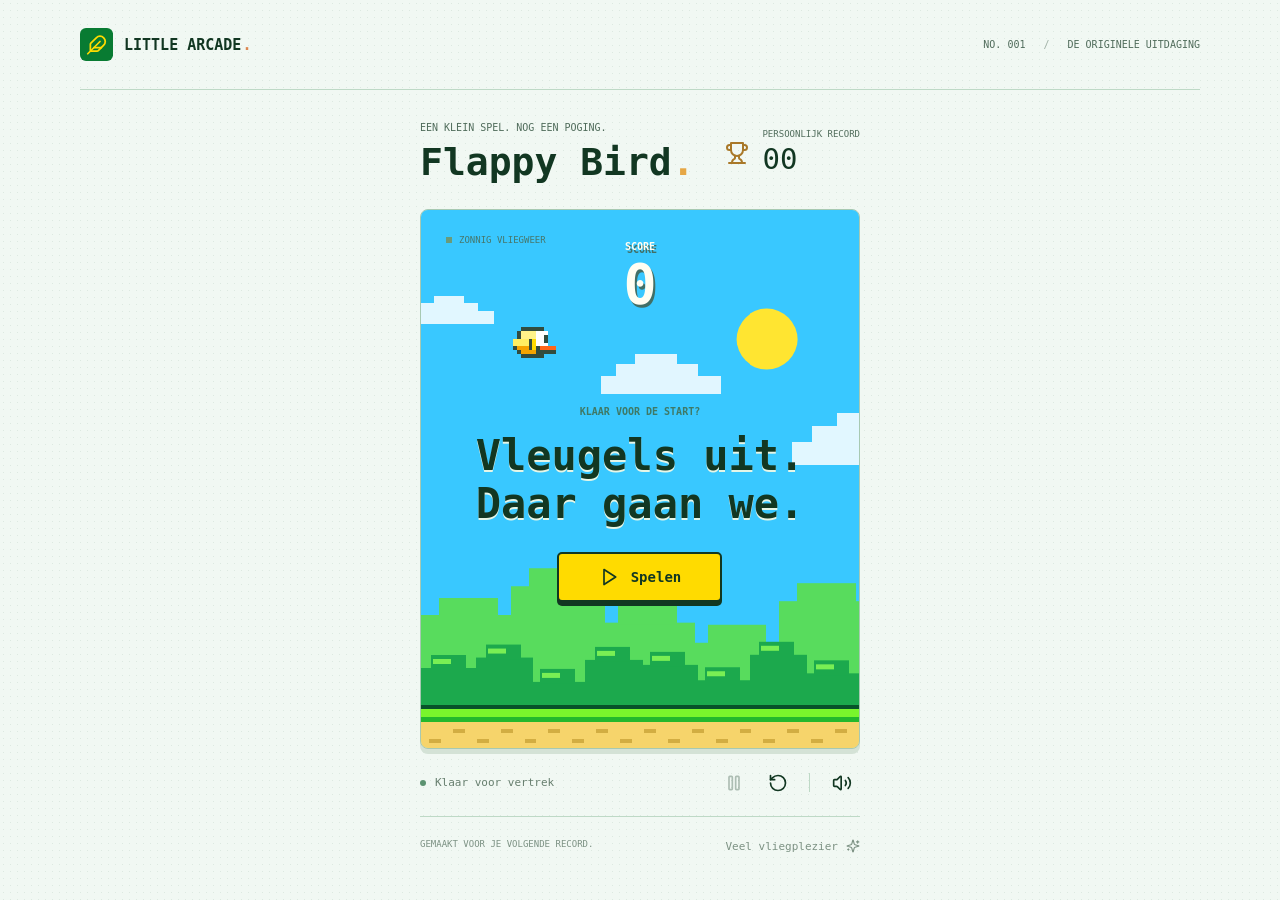
<file: index.html>
<!doctype html>
<html lang="nl">
<head>
  <meta charset="UTF-8">
  <meta name="viewport" content="width=device-width, initial-scale=1">
  <meta name="theme-color" content="#eaf5ef">
  <title>Flappy Bird - Nog eentje.</title>
  <link rel="icon" href="data:image/svg+xml,%3Csvg xmlns='http://www.w3.org/2000/svg' viewBox='0 0 40 40'%3E%3Crect x='5' y='9' width='28' height='24' rx='9' fill='%23ffc94a'/%3E%3Crect x='25' y='13' width='5' height='6' fill='%23223932'/%3E%3Cpath d='M29 22h11v6H29' fill='%23ef7654'/%3E%3C/svg%3E">
  <link rel="stylesheet" href="style.css">
  <script defer src="phaser.min.js"></script>
  <script defer src="lucide.min.js"></script>
  <script defer src="game.js"></script>
</head>
<body>
  <main class="shell">
    <header class="masthead">
      <a class="brand" href="./index.html" aria-label="Flappy Bird startpagina"><span class="brand-mark"><i data-lucide="feather"></i></span> LITTLE ARCADE<span class="brand-dot">.</span></a>
      <span class="edition">NO. 001 <span>/</span> DE ORIGINELE UITDAGING</span>
    </header>
    <section class="game-heading" aria-labelledby="title">
      <div><div class="eyebrow">EEN KLEIN SPEL. NOG EEN POGING.</div><h1 id="title">Flappy Bird<span>.</span></h1></div>
      <div class="record"><i data-lucide="trophy"></i><div><span>PERSOONLIJK RECORD</span><strong id="best">00</strong></div></div>
    </section>
    <section class="game-frame" aria-label="Flappy Bird spel">
      <div id="stage" tabindex="0" aria-label="Speelveld. Gebruik spatie, pijltje omhoog of tik om te vliegen."></div>
      <div class="game-hud" aria-hidden="true"><span>SCORE</span><strong id="score">0</strong></div>
      <div class="scene-label"><span></span> ZONNIG VLIEGWEER</div>
      <div id="overlay" class="overlay">
        <div class="overlay-content">
          <div id="overlay-tag" class="overlay-tag">KLAAR VOOR DE START?</div>
          <h2 id="overlay-title">Vleugels uit.<br>Daar gaan we.</h2>
          <div id="result" class="result" hidden><span>Score <strong id="final-score">0</strong></span><span>Best <strong id="final-best">0</strong></span></div>
          <ul id="medals" class="medals" aria-label="Hoogste medaille van deze ronde" hidden></ul>
          <button id="start" class="primary"><i data-lucide="play"></i><span>Spelen</span></button>
        </div>
      </div>
      <div id="load-error" class="load-error" hidden>Het spel kon niet worden geladen. Controleer of phaser.min.js naast index.html staat en vernieuw de pagina.</div>
    </section>
    <footer class="game-toolbar">
      <div class="session-label"><span class="status-dot"></span><span id="status">Klaar voor vertrek</span></div>
      <div class="tools">
        <button id="pause" class="icon-button" title="Pauzeren (P)" aria-label="Pauzeren" disabled><i data-lucide="pause"></i></button>
        <button id="restart" class="icon-button" title="Opnieuw spelen" aria-label="Opnieuw spelen"><i data-lucide="rotate-ccw"></i></button>
        <span class="tool-divider"></span>
        <button id="sound" class="icon-button" title="Geluid uitschakelen" aria-label="Geluid uitschakelen" aria-pressed="true"><i data-lucide="volume-2"></i></button>
      </div>
    </footer>
    <div class="bottom-line"><span>GEMAAKT VOOR JE VOLGENDE RECORD.</span><span>Veel vliegplezier <i data-lucide="sparkles"></i></span></div>
    <p id="announcement" class="sr-only" role="status" aria-live="polite"></p>
  </main>
</body>
</html>
</file>
<file: style.css>
@font-face{font-family:Arcade;src:local("Consolas"),local("Courier New");font-display:swap}
:root{--ink:#123722;--muted:#506c5b;--paper:#f1f8f3;--green:#087b32;--yellow:#ffdb00;--line:#bed9c6;--page-height:100vh;--chrome:354px}
@supports(height:1svh){:root{--page-height:100svh}}
*{box-sizing:border-box}body{margin:0;color:var(--ink);background:var(--paper);background-image:radial-gradient(#b4cebd55 .7px,transparent .7px);background-size:7px 7px;font-family:Arcade,monospace;letter-spacing:0}button,a{-webkit-tap-highlight-color:transparent}button{font:inherit;cursor:pointer}button:disabled{opacity:.3;cursor:default}button:focus-visible,a:focus-visible,#stage:focus-visible{outline:3px solid #e18b32;outline-offset:5px}button svg{width:20px;height:20px;flex-shrink:0}.shell{max-width:1192px;margin:auto;padding:0 36px}.masthead{height:90px;display:flex;align-items:center;justify-content:space-between;border-bottom:1px solid var(--line)}.brand{display:flex;align-items:center;color:var(--ink);font-size:15px;font-weight:bold;text-decoration:none;gap:11px}.brand-mark{display:grid;place-items:center;background:var(--green);color:var(--yellow);width:33px;height:33px;border-radius:6px}.brand-mark svg{width:21px}.brand-dot{color:#dc8751;margin-left:-10px}.edition{font-size:10px;color:var(--muted)}.edition span{padding:0 12px;color:#a1b1a6}.game-heading{display:flex;justify-content:space-between;align-items:center;padding:32px 0 26px}.eyebrow{font-size:10px;color:var(--muted);margin-bottom:9px}h1{font-size:44px;line-height:1.08;letter-spacing:0;margin:0;font-weight:900}h1>span{color:#e6a745}.record{display:flex;gap:13px;align-items:center}.record>svg{color:#a97829;width:24px;height:24px}.record span{display:block;font-size:9px;color:var(--muted)}.record strong{display:block;font-size:29px;margin-top:3px;font-weight:normal}.game-frame{position:relative;overflow:hidden;border:1px solid #a7c9b2;border-radius:8px;background:#bce4dc;box-shadow:0 5px 0 #d4e2d6;isolation:isolate}#stage{height:100%;width:100%;touch-action:none}#stage canvas{display:block}.game-hud{position:absolute;top:25px;left:50%;transform:translateX(-50%);text-align:center;pointer-events:none;z-index:2;color:#fffef2;text-shadow:2px 3px 0 #426f66}.game-hud span{font-size:10px;font-weight:bold}.game-hud strong{display:block;font-size:55px;line-height:1.1;font-weight:bold}.scene-label{position:absolute;top:25px;left:25px;display:flex;align-items:center;gap:7px;font-size:9px;color:#47766a;pointer-events:none}.scene-label>span{width:6px;height:6px;background:#6a9b7a}.overlay{position:absolute;inset:0;display:flex;justify-content:center;align-items:center;z-index:3;pointer-events:none}.overlay[hidden]{display:none}.overlay-content{text-align:center;transform:translateY(-5px);max-width:90%}.overlay-tag{font-size:10px;color:#3f7966;margin-bottom:15px;font-weight:bold}h2{font-size:42px;line-height:1.15;margin:0 0 24px;font-weight:900;text-shadow:0 2px #e6f6e7}.primary{pointer-events:auto;display:inline-flex;justify-content:center;align-items:center;gap:12px;min-height:50px;min-width:165px;background:var(--yellow);color:var(--ink);font-weight:bold;font-size:14px;border:2px solid var(--ink);border-radius:5px;box-shadow:0 4px 0 var(--ink);padding:12px 22px;transition:background .15s,transform .15s}.primary:hover{background:#ffe18a;transform:translateY(-1px)}.primary:active{transform:translateY(3px);box-shadow:0 1px 0 var(--ink)}.result{display:flex;justify-content:center;gap:35px;margin:0 0 25px}.result[hidden]{display:none}.result span{font-size:10px;color:#47766a}.result strong{display:block;font-size:32px;color:var(--ink);margin-top:5px}.game-toolbar{min-height:68px;display:flex;justify-content:space-between;align-items:center;border-bottom:1px solid var(--line);gap:12px}.session-label{display:flex;align-items:center;gap:9px;font-size:11px;color:#667e6e}.status-dot{width:6px;height:6px;border-radius:50%;background:#5c9371}.tools{display:flex;align-items:center;gap:7px}.icon-button{width:37px;height:37px;display:grid;place-items:center;background:transparent;border:1px solid transparent;border-radius:5px;color:var(--ink)}.icon-button:hover:not(:disabled){background:#dce9df;border-color:#c0d3c5}.tool-divider{height:19px;width:1px;background:var(--line);margin:0 6px}.bottom-line{display:flex;justify-content:space-between;gap:15px;padding:22px 0 28px;color:#7c9183;font-size:9px}.bottom-line>span:last-child{display:flex;align-items:center;gap:8px;font-size:11px}.bottom-line svg{width:14px;height:14px}.sr-only{position:absolute;width:1px;height:1px;padding:0;margin:-1px;overflow:hidden;clip:rect(0,0,0,0);white-space:nowrap;border:0}.load-error{position:absolute;inset:30%;z-index:5;background:#fff;padding:20px;font-size:14px}.load-error[hidden]{display:none}body[data-state="over"] .overlay,body[data-state="paused"] .overlay{background:#ddf0dfbf;backdrop-filter:blur(3px)}
body[data-state="ready"] .overlay-content{transform:translateY(25px)}
.medals{padding:0;margin:0 auto 22px;list-style:none}
.medals[hidden]{display:none}
.medals li{display:flex;flex-direction:column;align-items:center;gap:6px;font-size:12px;font-weight:bold}
.medals svg{width:38px;height:42px;flex-shrink:0}
.medals [data-level="Easy"] svg{color:#a56b36}
.medals [data-level="Medium"] svg{color:#587784}
.medals [data-level="Hard"] svg{color:#aa7b17}
.medals [data-level="Expert"] svg{color:#207563}
.medals [data-level="Master"] svg{color:#a83e62}
.game-heading,.game-frame,.game-toolbar,.bottom-line{width:min(100%,440px,max(220px,calc((var(--page-height) - var(--chrome)) * 22 / 27)));margin-left:auto;margin-right:auto}
@media(min-width:651px){.game-heading h1{font-size:38px}}
@media(min-width:1500px){.shell{padding-top:20px}.game-heading{padding-top:40px;padding-bottom:32px}}
@media(max-width:650px){.shell{padding:0 16px}.masthead{height:64px}.brand{font-size:12px;gap:8px}.edition{font-size:9px}.edition span{padding:0 3px}.edition{max-width:100px;text-align:right;line-height:1.6}.game-heading{padding:22px 0 20px}.eyebrow{font-size:8px}h1{font-size:32px}.record{gap:8px}.record span{max-width:78px;line-height:1.5;font-size:8px}.record strong{font-size:22px}.record>svg{width:20px}h2{font-size:32px}.scene-label{font-size:8px;top:20px;left:15px}.game-hud{top:18px}.game-toolbar{min-height:61px}.bottom-line{font-size:8px;padding-top:18px}.bottom-line>span:last-child{font-size:9px}.session-label{font-size:10px}}
@media(prefers-reduced-motion:reduce){.primary{transition:none}}
.game-frame{aspect-ratio:22 / 27}
#stage{position:absolute;inset:0}
@media(min-width:1500px){:root{--chrome:388px}}
@media(max-width:650px){:root{--chrome:284px}}
@media(max-height:820px){:root{--chrome:200px}.masthead,.bottom-line{display:none}.game-heading{padding:14px 0 12px}.game-toolbar{min-height:52px}}
@media(max-height:820px) and (max-width:650px){:root{--chrome:166px}}
@media(max-height:520px){:root{--chrome:56px}.game-heading,.session-label{display:none}.game-toolbar{justify-content:center}.game-toolbar{min-height:44px}h2{font-size:22px;margin-bottom:10px}.overlay-tag{margin-bottom:6px}.result{margin-bottom:8px}.result strong{font-size:22px;margin-top:2px}.medals{margin-bottom:8px}.medals svg{width:24px;height:26px}.primary{min-height:40px;padding:6px 16px}.game-hud{top:10px}.game-hud strong{font-size:36px}.scene-label{top:12px;left:12px}}
body{touch-action:manipulation}
.game-frame{-webkit-user-select:none;user-select:none;-webkit-touch-callout:none;-webkit-tap-highlight-color:transparent}
</file>
